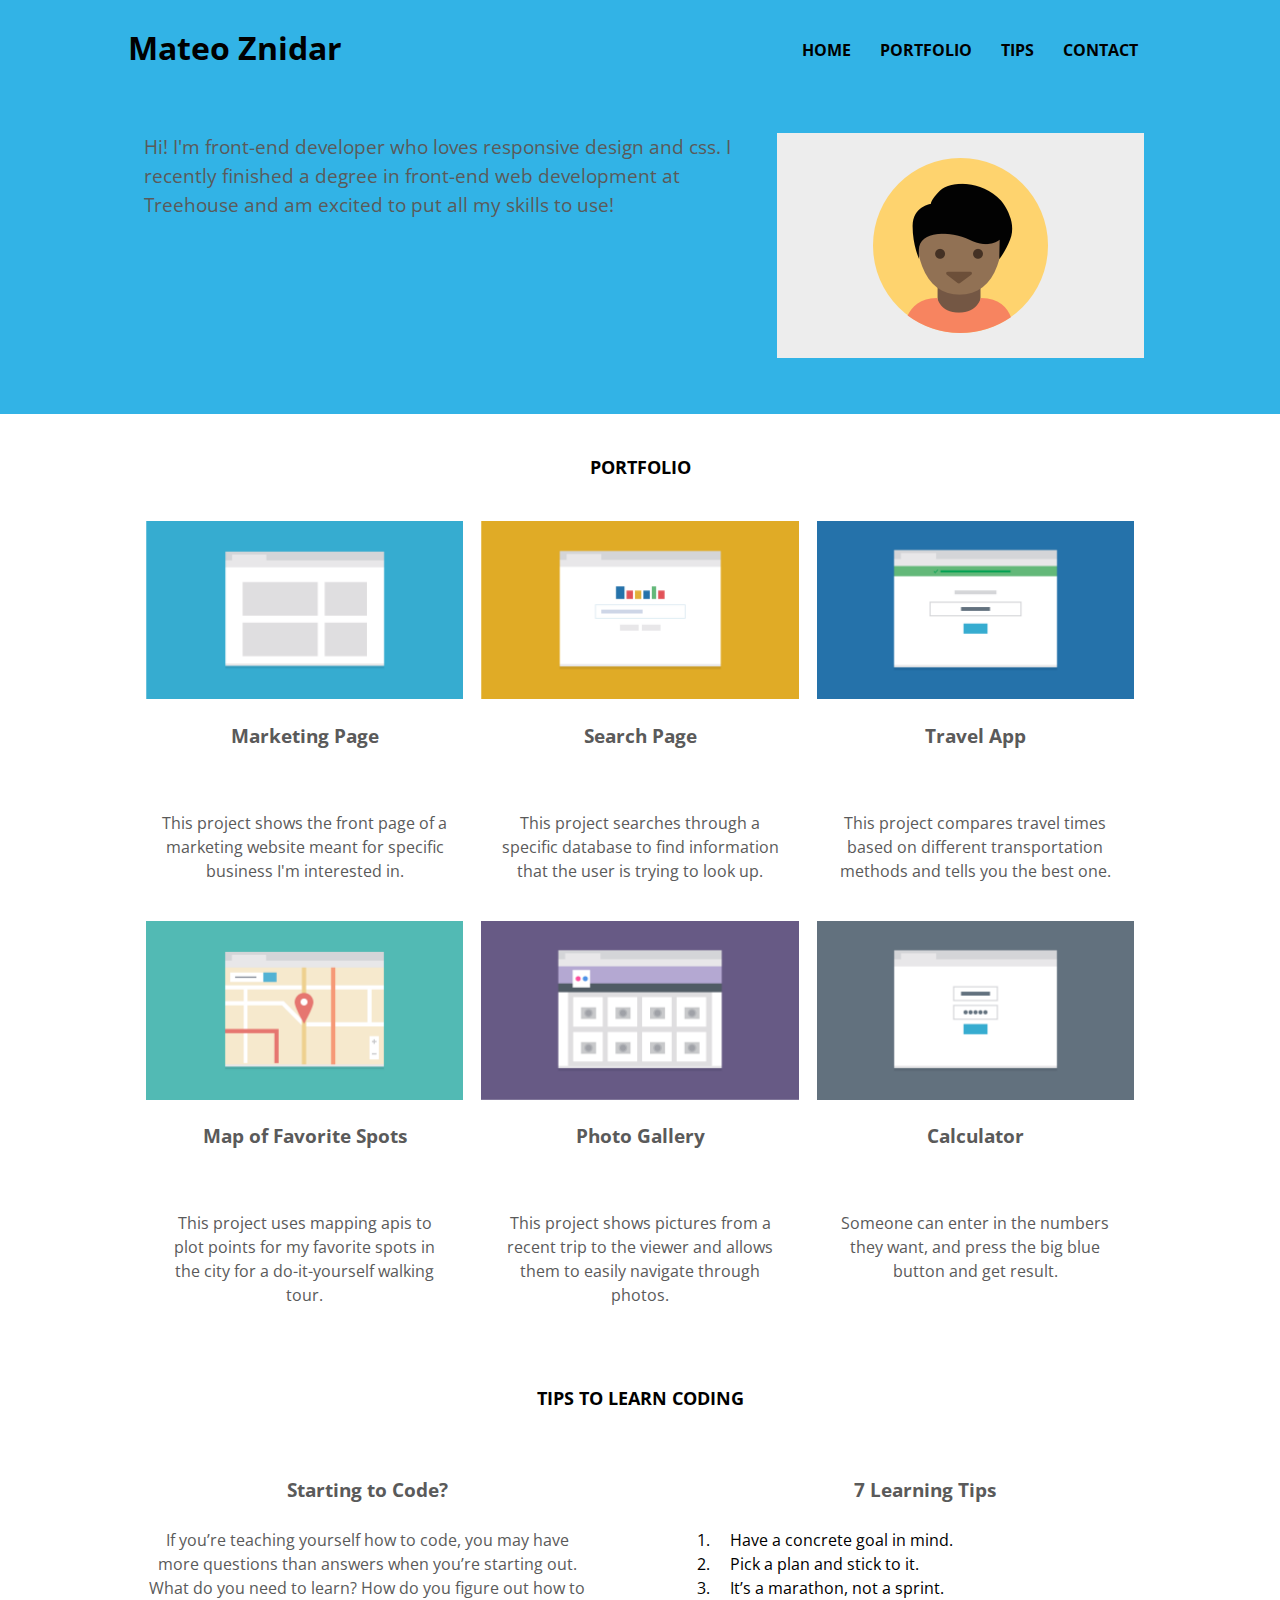
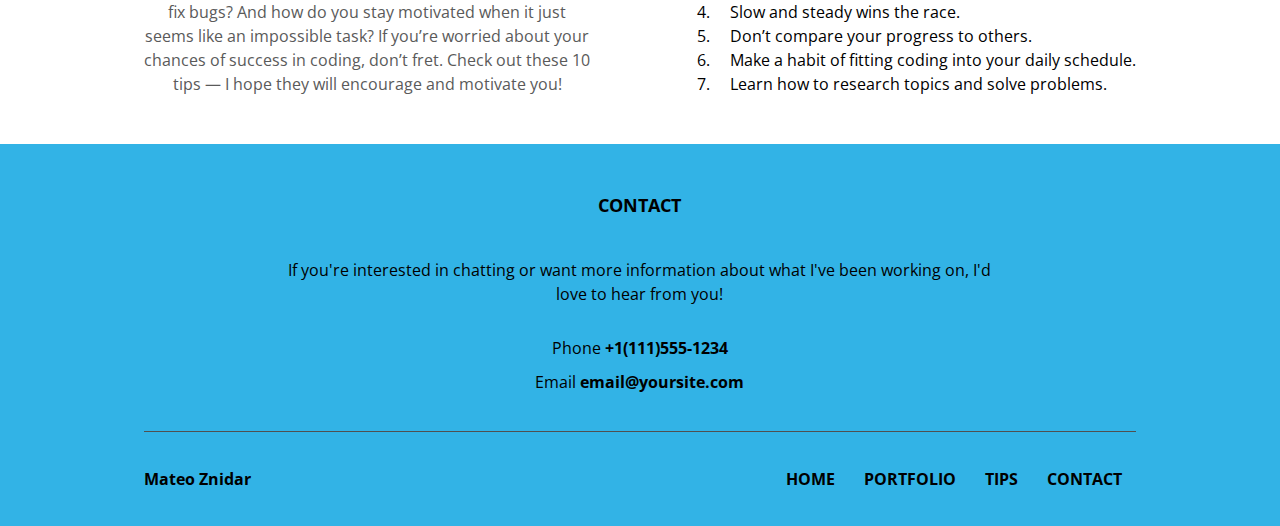
<file: projects/2 Responsive layout/index.html>
<!DOCTYPE html>
<html lang="en">
    <head>
        <meta charset="UTF-8">
        <meta name="viewport" content="width=device-width, initial-scale=1.0">
        <link rel="preconnect" href="https://fonts.gstatic.com">
        <link href="https://fonts.googleapis.com/css2?family=Open+Sans:wght@300;400;700;800&display=swap" rel="stylesheet">
        <title>Mateo Znidar | Portfolio</title>
        <link rel="stylesheet" href="css/normalize.css">
        <link rel="stylesheet" href="css/styles.css">
    </head>
    <body>
        <header>
            <div class="wrapper">
                <div class="nav_bar">
                    <h1>Mateo Znidar</h1>
                    <nav>
                        <ul>
                            <li><a href="#home">Home</a></li>
                            <li><a href="#portfolio">Portfolio</a></li>
                            <li><a href="#tips">Tips</a></li>
                            <li><a href="#contact">Contact</a></li>
                        </ul>
                    </nav>
                </div>
                <div class="intro" id="home">
                    <img class="intro_img" src="images/responsive-layout-profile.png" alt="portfolio profile picture">
                    <p class="intro_p">Hi! I'm front-end developer who loves responsive design and css. I recently finished a degree in front-end 
                        web development at Treehouse and am excited to put all my skills to use!</p>
                </div>
            </div>
        </header>
        <main>
            <div class="wrapper">
                <h2 id="portfolio">Portfolio</h2>
                <section class="flex_section">
                    <div class="col col1">
                        <img src="images/portfolio-1.png" alt="portfolio picture 1">
                        <h3>Marketing Page</h3>
                        <p>This project shows the front page of a marketing website meant for specific business I'm interested in.</p>
                    </div>
                    <div class="col col2">
                        <img src="images/portfolio-2.png" alt="portfolio picture 2">
                        <h3>Search Page</h3>
                        <p>This project searches through a specific database to find information that the user is trying to look up.</p>
                    </div>
                    <div class="col col3">
                        <img src="images/portfolio-3.png" alt="portfolio picture 3">
                        <h3>Travel App</h3>
                        <p>This project compares travel times based on different transportation methods and tells you the best one.</p>
                    </div>
                    <div class="col col4">
                        <img src="images/portfolio-4.png" alt="portfolio picture 4">
                        <h3>Map of Favorite Spots</h3>
                        <p>This project uses mapping apis to plot points for my favorite spots in the city for a do-it-yourself walking tour.</p>
                    </div>
                    <div class="col col5">
                        <img src="images/portfolio-5.png" alt="portfolio picture 5">
                        <h3>Photo Gallery</h3>
                        <p>This project shows pictures from a recent trip to the viewer and allows them to easily navigate through photos.</p>
                    </div>
                    <div class="col col6">
                        <img src="images/portfolio-6.png" alt="portfolio picture 6">
                        <h3>Calculator</h3>
                        <p>Someone can enter in the numbers they want, and press the big blue button and get result.</p>
                    </div>
                </section>
                <section class="extra_section" id="tips">
                    <h2>Tips to Learn Coding</h2>
                    <div class="extra_flex">
                        <div class="extra_col">
                            <h3>Starting to Code?</h3>
                            <p>If you’re teaching yourself how to code, you may have more questions than answers when you’re starting out.
                                What do you need to learn? How do you figure out how to fix bugs? And how do you stay motivated when it
                                just seems like an impossible task?
                                If you’re worried about your chances of success in coding, don’t fret. Check out these 10 tips — I hope they will 
                                encourage and motivate you!</p>
                        </div>
                        <div class="extra_col">
                            <h3>7 Learning Tips</h3>
                            <ol>
                                <li>Have a concrete goal in mind.</li>
                                <li>Pick a plan and stick to it.</li>
                                <li>It’s a marathon, not a sprint.</li>
                                <li>Slow and steady wins the race.</li>
                                <li>Don’t compare your progress to others.</li>
                                <li>Make a habit of fitting coding into your daily schedule.</li>
                                <li>Learn how to research topics and solve problems.</li>
                            </ol>
                        </div>
                    </div>
                
                
                </section>
            </div>
        </main>

        <footer>
            <div class="wrapper">
                <section class="contact_section">
                    <h2 id="contact">Contact</h2>
                    <p>If you're interested in chatting or want more information about what I've been working on, I'd love to hear from you!</p>
                    <ul>
                        <li>Phone <span>+1(111)555-1234</span></li>
                        <li>Email <span>email@yoursite.com</span></li>
                    </ul>
                </section>
                <section class="student_end">
                    <h4>Mateo Znidar</h4>
                    <a class="top" href="#">Back to top</a>
                    <nav class="end_nav">
                        <ul>
                            <li><a href="#home">Home</a></li>
                            <li><a href="#portfolio">Portfolio</a></li>
                            <li><a href="#tips">Tips</a></li>
                            <li><a href="#contact">Contact</a></li>
                        </ul>
                    </nav>
                </section>
            </div>
        </footer>
        
        
    </body>
</html>
</file>
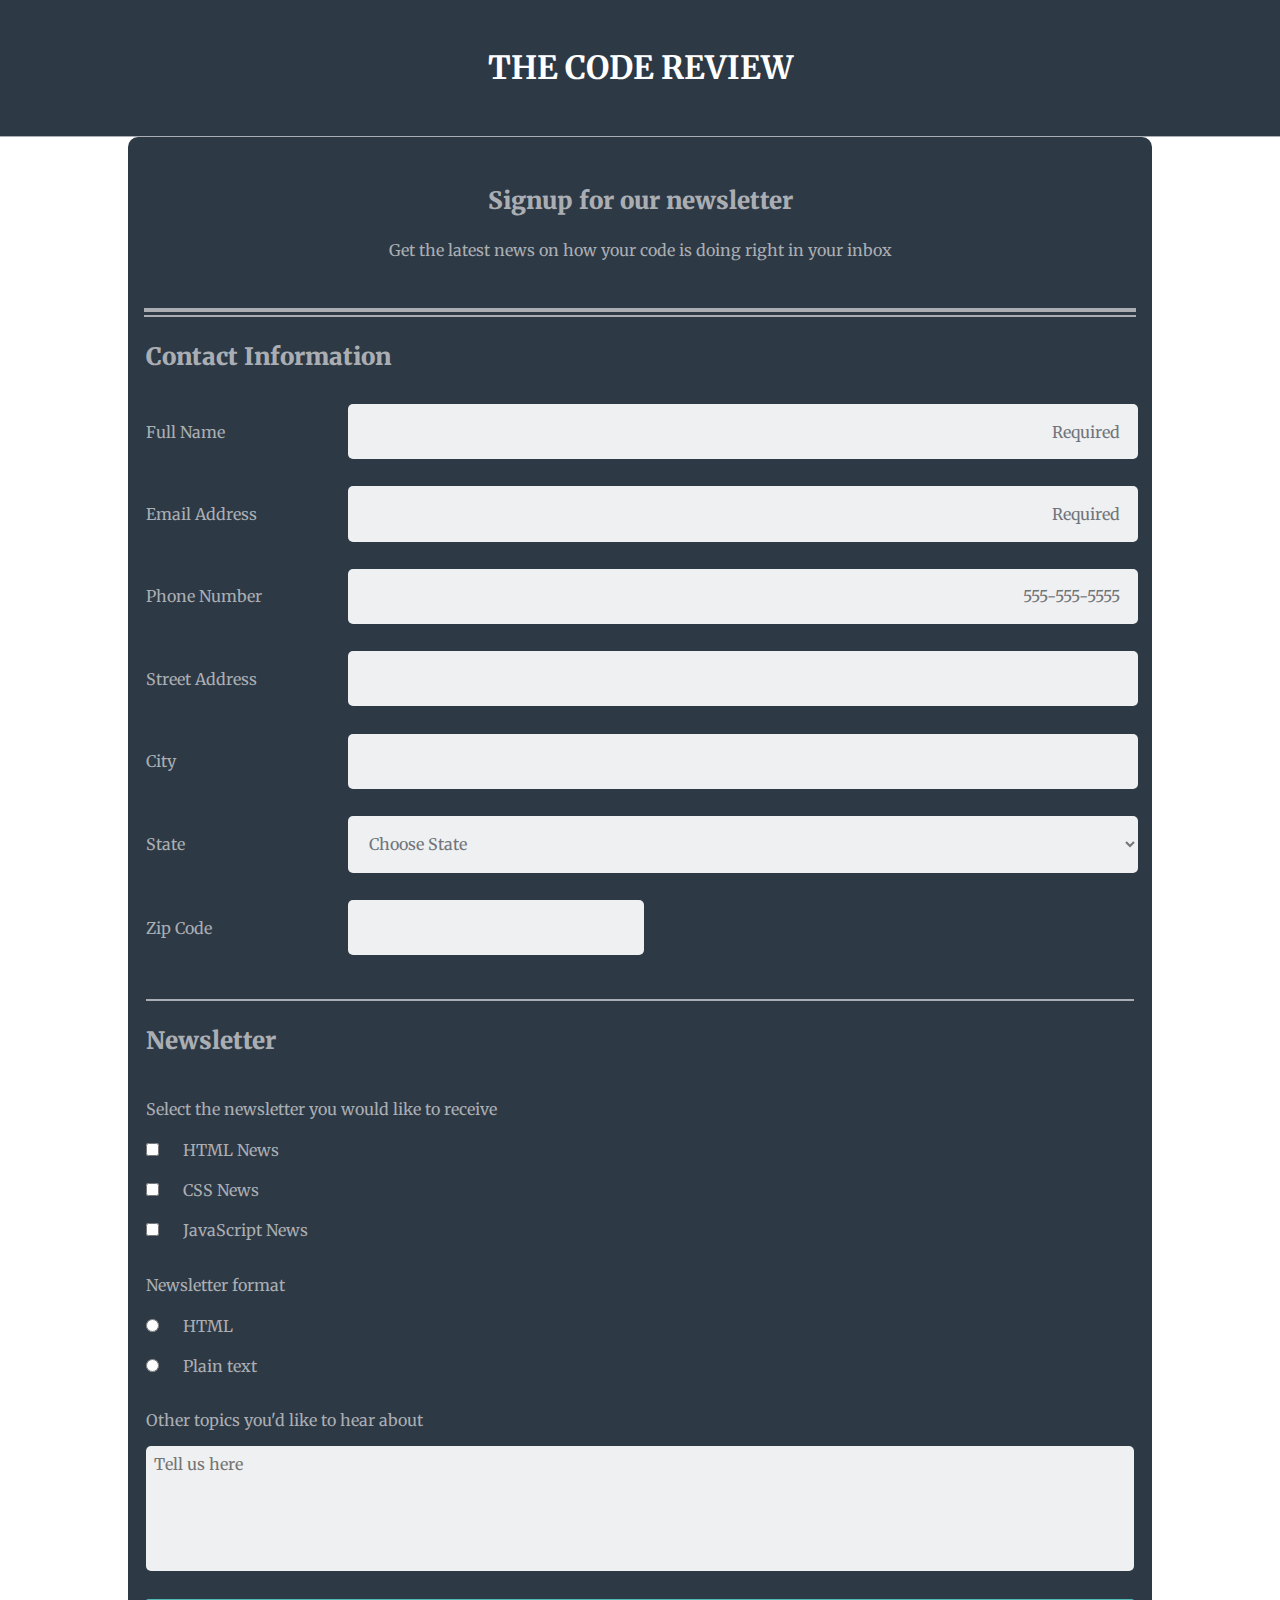
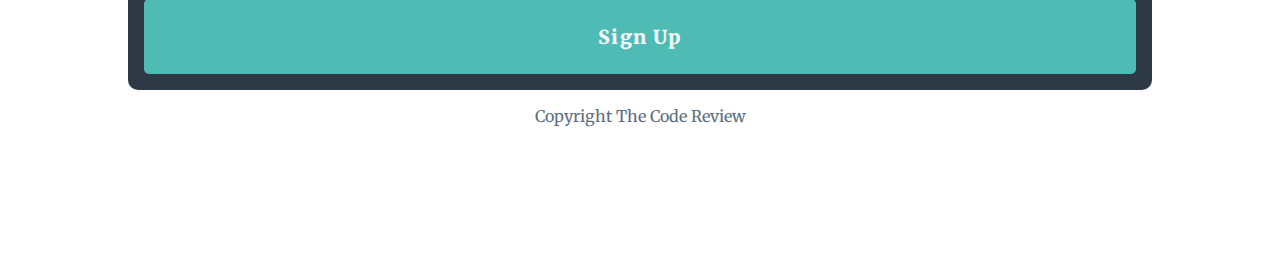
<file: projects/3 An Online Registration Form/index.html>
<!DOCTYPE html>
<html lang="en">
    <head>
        <meta charset="UTF-8">
        <meta name="viewport" content="width=device-width, initial-scale=1.0">
        <link rel="preconnect" href="https://fonts.gstatic.com">
        <link href="https://fonts.googleapis.com/css2?family=Merriweather:wght@400;700;900&display=swap" rel="stylesheet">
        <title>The Code Review</title>
        <link rel="stylesheet" href="css/normalize.css">
        <link rel="stylesheet" href="css/style.css">
    </head>
    <body>
        <header>
            <h1>The code review</h1>
        </header>
        <main>
        
            <section class="intro">
                <h2>Signup for our newsletter</h2>
                <p>Get the latest news on how your code is doing right in your inbox</p>
            </section>
            <form action="index.html" method="post">
                <fieldset class="contact">
                    <!-- contact info -->
                    <legend>Contact Information</legend>
                    <label for="name">Full Name</label>
                    <input required type="text" id="name" name="user_name" placeholder="Required">
                    <label for="mail">Email Address</label>
                    <input required type="email" id="mail" name="user_email" placeholder="Required">
                    <label for="phone">Phone Number</label>
                    <input type="tel" id="phone" name="user_phone" placeholder="555-555-5555">
                    <label for="address">Street Address</label>
                    <input type="text" id="address" name="user_address">
                    <label for="city">City</label>
                    <input type="text" id="city" name="user_city">
                    <label for="state">State</label>
                    <!-- select box -->
                    <select id="state" name="user_state">
                        <option value="" disabled selected hidden>Choose State</option>
                        <optgroup label="A">
                            <option value="alaska">Alaska</option>
                            <option value="arizona">Arizona</option>
                        </optgroup>
                        <optgroup label="C">
                            <option value="california">California</option>
                            <option value="colorado">Colorado</option>
                        </optgroup>
                        <optgroup label="F">
                            <option value="florida">Florida</option>
                        </optgroup>
                        <optgroup label="O">
                            <option value="ohio">Ohio</option>
                            <option value="oklahoma">Oklahoma</option>                        
                            <option value="oregon">Oregon</option>
                        </optgroup>
                    </select>
                    <!-- zip code  -->
                    <label for="zip">Zip Code</label>
                    <input type="text" id="zip" name="user_zip">
                </fieldset>
                <fieldset class="newsletter">
                    <legend>Newsletter</legend>
                    <!-- checkbox -->
                    <label class="news_label">Select the newsletter you would like to receive</label>
                    <input type="checkbox" id="html_news" value="news_html" name="user_subs">
                    <label class="radio_btn" for="html_news">HTML News</label><br>
                    <input type="checkbox" id="css_news" value="news_css" name="user_subs">
                    <label class="radio_btn" for="css_news">CSS News</label><br>
                    <input type="checkbox" id="javascript_news" value="news_javascript" name="user_subs">
                    <label class="radio_btn" for="javascript_news">JavaScript News</label>
                    <!-- radio btn -->
                    <label class="news_label">Newsletter format</label>
                    <input type="radio" id="html" value="html" name="user_format">
                    <label for="html" class="radio_btn">HTML</label><br>
                    <input type="radio" id="plain" value="plain" name="user_format">
                    <label for="plain" class="radio_btn">Plain text</label>
                    <!-- text area -->
                    <label for="topic" class="news_label">Other topics you'd like to hear about</label>
                    <textarea id="topic" name="user_topic" placeholder="Tell us here"></textarea>
                </fieldset>
                <button type="submit">Sign Up</button> 

            </form>
        
        </main>
        <footer>
            <p>Copyright The Code Review</p>
        </footer>
        
        
    </body>
</html>
</file>
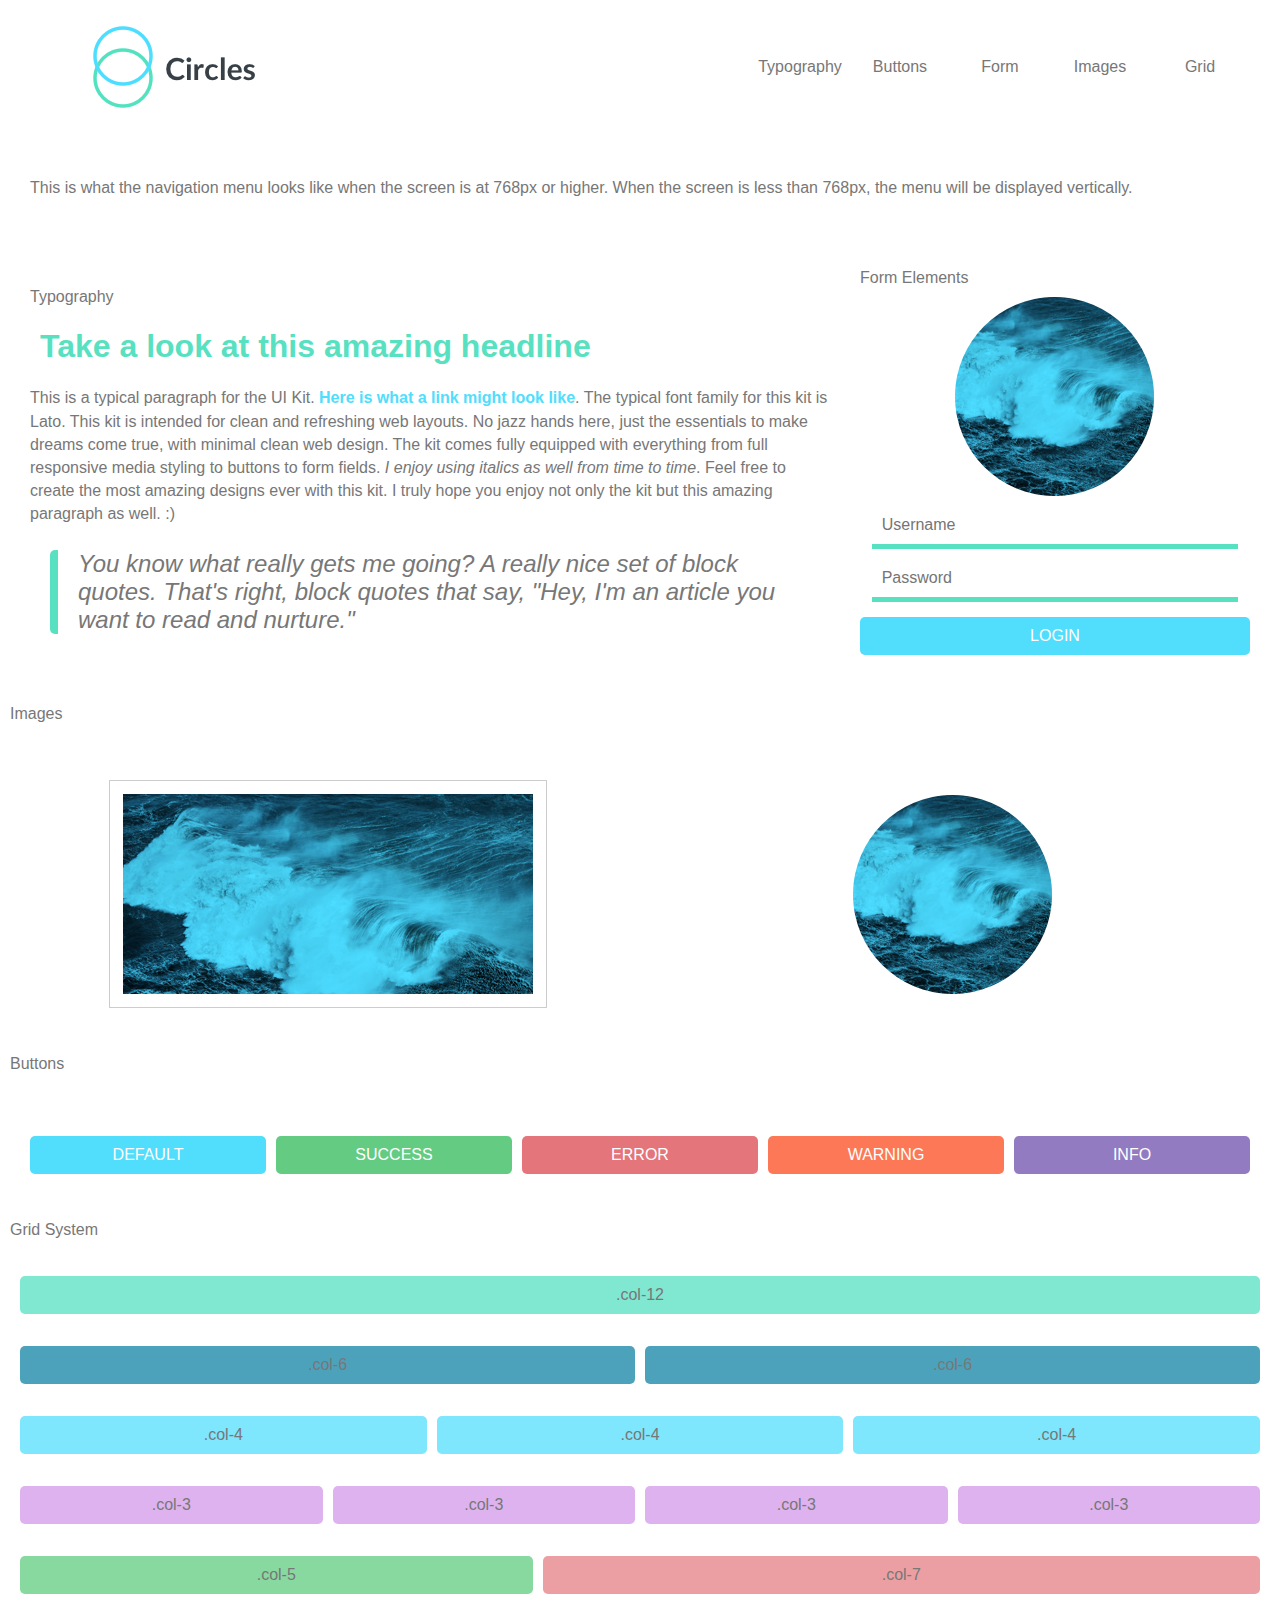
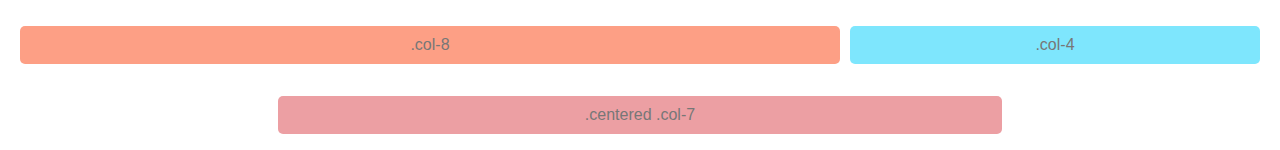
<file: projects/4 Web Style Guide/index.html>
<!doctype html>
<html lang="en">

<head>
  <meta charset="utf-8">
  <title>Circles UI Kit</title>
  <meta name="viewport" content="width=device-width, initial-scale=1">
  <link rel="stylesheet" href="css/styles.css">
</head>

<body class="container">
  <header class="row">
    <div class="col-3">
      <a class="link" href="/">
        <img class="img img-logo" alt="circles logo" src="images/logo.png">
      </a>
    </div>
    <div class="col-9">
      <nav class="nav">
        <a class="nav-link" href="#type">Typography</a>
        <a class="nav-link" href="#buttons">Buttons</a>
        <a class="nav-link" href="#forms">Form</a>
        <a class="nav-link" href="#images">Images</a>
        <a class="nav-link" href="#grid">Grid</a>
      </nav>
    </div>
  </header>

  <div class="row">
    <div class="col-12">
      <div class="card">
        <p>This is what the navigation menu looks like when the screen is at 768px or higher. When the screen is less
          than 768px,
          the menu will be displayed vertically.</p>
      </div>
    </div>
  </div>

  <div class="row">
    <div class="col-8">
      <div class="card">
        <h4 id="type" class="headline-secondary">Typography</h4>
        <h1 class="headline-primary">Take a look at this amazing headline</h1>
        <p>This is a typical paragraph for the UI Kit. <a href="#" class="link">Here is what a link might look like</a>.
          The
          typical font family for this kit is Lato. This kit is intended for clean and refreshing web layouts.
          No jazz hands here, just the essentials to make dreams come true, with minimal clean web design. The kit comes
          fully equipped with everything from full responsive media styling to buttons to form fields. <em>I enjoy using
            italics as well from time to time</em>.
          Feel free to create the most amazing designs ever with this kit. I truly hope you enjoy not only the kit but
          this
          amazing paragraph as well. :)</p>
        <blockquote class="blockquote">You know what really gets me going? A really nice set of block quotes. That's
          right, block quotes that say, "Hey,
          I'm an article you want to read and nurture."</blockquote>
      </div>
    </div>
    <div class="col-4">
      <form class="form">
        <legend id="forms" class="headline-secondary">Form Elements</legend>
        <img class="img-avatar" src="images/avatar.png" alt="Avatar">
        <label class="hidden" for="username">Username:</label>
        <input class="input" type="text" id="username" placeholder="Username">
        <label class="hidden" for="password">Password:</label>
        <input class="input" type="password" id="password" placeholder="Password">
        <button class="btn default" type="submit" value="Login">Login</button>
      </form>
    </div>
  </div>

  <h4 id="images" class="headline-secondary">Images</h4>

  <div class="row">
    <div class="col-6">
      <img class="img img-frame" src="images/image.png" alt="sample image">
    </div>
    <div class="col-6">
      <img class="img img-avatar" src="images/avatar.png" alt="Avatar">
    </div>
  </div>

  <h4 id="buttons" class="headline-secondary">Buttons</h4>

  <div class="row">
    <div class="col-12">
      <button class="btn default">default</button>
      <button class="btn success">success</button>
      <button class="btn error">error</button>
      <button class="btn warning">warning</button>
      <button class="btn info">info</button>
    </div>
  </div>

  <h4 id="grid" class="headline-secondary">Grid System</h4>

  <div class="row">
    <div class="col-12 theme">.col-12</div>
  </div>
  <div class="row">
    <div class="col-6 theme">.col-6</div>
    <div class="col-6 theme">.col-6</div>
  </div>
  <div class="row">
    <div class="col-4 theme">.col-4</div>
    <div class="col-4 theme">.col-4</div>
    <div class="col-4 theme">.col-4</div>
  </div>
  <div class="row">
    <div class="col-3 theme">.col-3</div>
    <div class="col-3 theme">.col-3</div>
    <div class="col-3 theme">.col-3</div>
    <div class="col-3 theme">.col-3</div>
  </div>
  <div class="row">
    <div class="col-5 theme">.col-5</div>
    <div class="col-7 theme">.col-7</div>
  </div>
  <div class="row">
    <div class="col-8 theme">.col-8</div>
    <div class="col-4 theme">.col-4</div>
  </div>
  <div class="row">
    <div class="col-7 theme centered">.centered .col-7</div>
  </div>

</body>

</html>
</file>
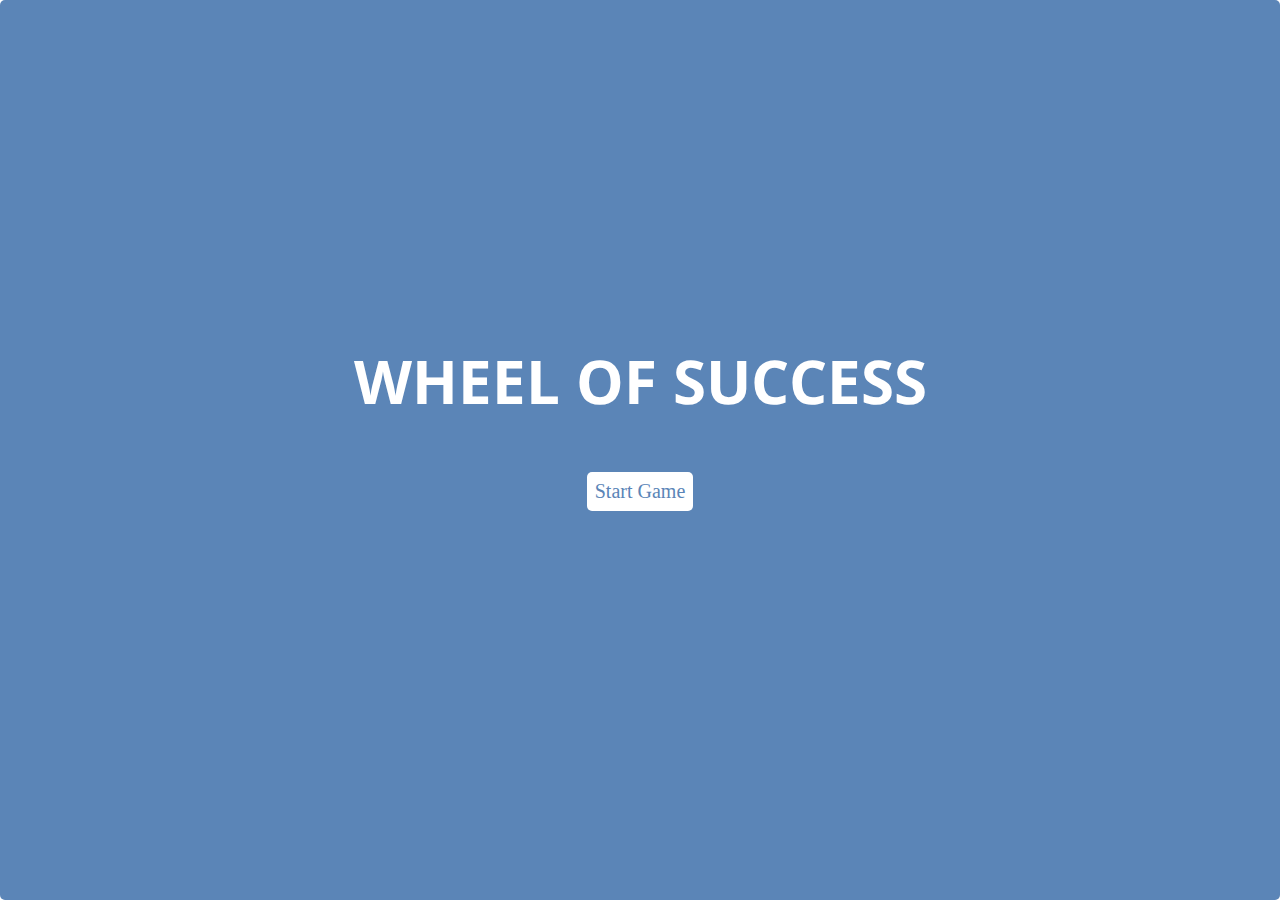
<file: projects/6 Game Show App/index.html>
<!DOCTYPE html>
<html lang="en">
  <head>
    <meta charset="utf-8">
    <title>Wheel of Success!</title>
    <meta name="viewport" content="width=device-width, initial-scale=1.0">
    <link href="css/styles.css" rel="stylesheet">
  </head>
  <body>
    <div class="main-container">
      <div id="overlay" class="start">
        <h2 class="title">Wheel of Success</h2>
        <a class="btn__reset">Start Game</a>
      </div>

      <div id="banner" class="section">
        <h2 class="header">Wheel of Success</h2>
      </div>

      <div id="phrase" class="section">
        <ul></ul>
      </div>
      <div id="qwerty" class="section">
        <div class="keyrow">
          <button>q</button><button>w</button><button>e</button><button>r</button><button>t</button><button>y</button><button>u</button><button>i</button><button>o</button><button>p</button>
        </div>
        <div class="keyrow">
          <button>a</button><button>s</button><button>d</button><button>f</button><button>g</button><button>h</button><button>j</button><button>k</button><button>l</button>
        </div>
        <div class="keyrow">
          <button>z</button><button>x</button><button>c</button><button>v</button><button>b</button><button>n</button><button>m</button>
        </div>
      </div>

      <div id="scoreboard" class="section">
        <ol>
          <li class="tries"><img src="images/liveHeart.png" height="35px" width="30px"></li>
          <li class="tries"><img src="images/liveHeart.png" height="35px" width="30px"></li>
          <li class="tries"><img src="images/liveHeart.png" height="35px" width="30px"></li>
          <li class="tries"><img src="images/liveHeart.png" height="35px" width="30px"></li>
          <li class="tries"><img src="images/liveHeart.png" height="35px" width="30px"></li>
        </ol>
      </div>
    </div>
    <script type="text/javascript" src="js/app.js"></script>
  </body>
</html>
</file>
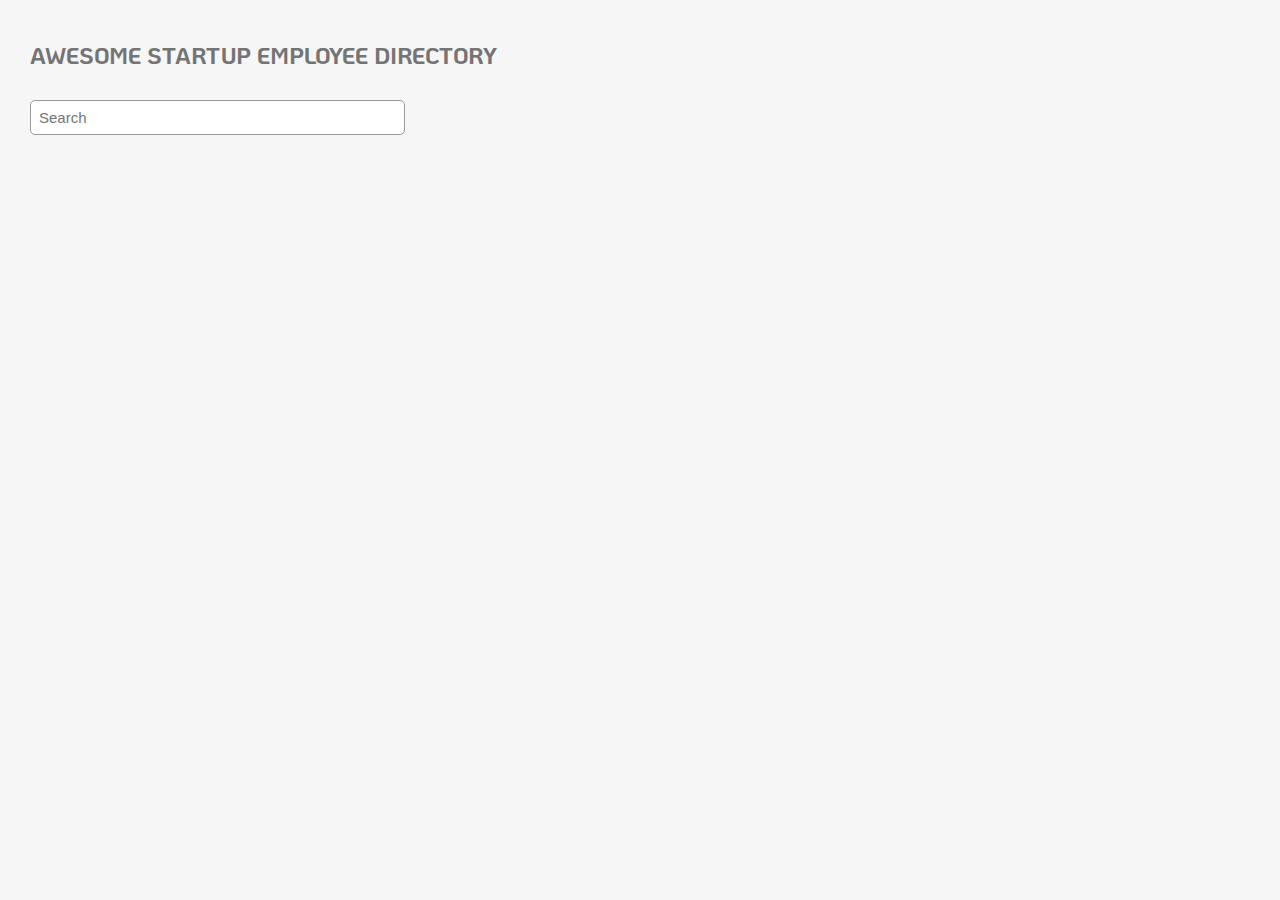
<file: projects/8 Use an API to Create an Employee Directory/index.html>
<!DOCTYPE html>
<html lang="en">
    <head>
        <meta charset="UTF-8">
        <meta http-equiv="X-UA-Compatible" content="IE=edge">
        <meta name="viewport" content="width=device-width, initial-scale=1.0">
        <link rel="preconnect" href="https://fonts.gstatic.com">
        <link href="https://fonts.googleapis.com/css2?family=KoHo:wght@200;300;400;600&display=swap" rel="stylesheet">
        <link rel="stylesheet" href="css/style.css">
        <title>Employee Directory</title>
    </head>
    <body>
        <main>
            <div class="overlay hide">
               <div class="modal">
                    <button class="btn_close">X</button>
                    <button class="btn_prev">&lt;</button>
                    <button class="btn_next">></button>
                <div class="modal_content">
                </div>
            </div>
            </div>
            <h1>Awesome startup employee directory</h1>
            <input type="text" id="search" placeholder="Search">
            <div class="gallery">
            </div> 
        </main>
    <script src="js/app.js"></script>
    </body>
</html>
</file>
<file: projects/2 Responsive layout/css/styles.css>
* {
    margin: 0;
    padding: 0;
    box-sizing: border-box;
    font-family: 'Open Sans', sans-serif;
    text-align: center;
    line-height: 1.5;
    
    
}

/*background change for exceed expectations */

header {
    padding: 1.5rem 0.5rem;
    background: rgb(50, 179, 230);
    
}

h1 {
    margin-top: 0;
    font-weight: 700;
    
}

nav a {
    display: inline-block;
    text-decoration: none;
    text-transform: uppercase;
    color: black;
    background: rgb(122, 205, 238);
    width: 100%;
    padding: 0.5rem;
    margin: 0.2rem auto;
    font-weight: bold;
}

.intro {
    margin-top: 2.5rem;
    padding-bottom: 1rem;
}

.intro img {
    width: 75vw;
    padding-bottom: 1rem;
}

h2 {
    margin: 2.5rem auto;
    text-transform: uppercase;
    font-size: 1.1rem;
    font-weight: bold;
}

.flex_section h3, .flex_section p {
    margin: 1.4rem auto;
    
}

.flex_section img {
    width: 90vw;
}

.flex_section p {
    padding: 1rem;
}

/* color change for exceed expectations */

h3, p {
    color: rgb(90, 90, 90);
    
}

.extra_section {
    padding: 0 1rem;
    margin-bottom: 3rem;
}

.extra_flex h3 {
    padding: 1.5rem 1rem;
}

footer {
    background: rgb(50, 179, 230);
    padding-top: 0.5rem;
    
}

.contact_section p {
    padding-bottom: 25px;
    color: black;
}
.contact_section li {
    padding: 5px;
}

span {
    font-weight: bold;
}

.student_end {
    display: flex;
    justify-content: space-between;
    margin: 2rem 1rem 0;
    padding: 1.3rem 0;
    
    border-top: 1px solid rgb(80, 80, 80);
}

.student_end a {
    text-transform: uppercase;
    color: black;
    text-decoration: none;
    font-weight: bold;
}

footer .end_nav {
    display: none;
}


@media (min-width: 768px) {
    .nav_bar, .intro, nav ul {
        display: flex;
    }

    .nav_bar {
        flex-direction: column;
    }

    nav ul {
        flex-direction: row;
        justify-content: center;
    
    }

    nav li {
        margin: 0.2rem 0.4rem 0.2rem;
    }

    

   .intro_img {
       max-width: 40%;
       order: 2;
       margin-left: 1rem;
       padding-right: 0.5rem;
       

       
   }

   .intro_p {
       font-size: 1.2rem;
       flex-grow: 2;
       text-align: left;
       padding-left: 1rem;
   }

   .flex_section {
       display: flex;
       flex-wrap: wrap;
       justify-content: space-evenly;
       

   }

    .flex_section .col {
       max-width: 48%;
       
   }
   .flex_section img {
       width: 100%;
       
   }

   .col {
       display: flex;
       flex-direction: column;  
   }

   .extra_flex {
       display: flex;
       flex-direction: row;
       flex-wrap: wrap;
       justify-content: space-between;
       
   }
   .extra_col {
    max-width: 45%;
   }

   .extra_col li {
       list-style-type: decimal;
       text-align: left;
       padding-left: 1rem;
   }

   footer .contact_section {
       display: inline-block;
       max-width: 70%;
   }

   footer .student_end {
       align-items: center;
   }

   footer .top {
       display: none;
   }

   footer .end_nav {
       display: flex;
   }

}

@media (min-width: 1024px) {
    .wrapper {
        max-width: 1024px;
        margin: auto;
    }


    .nav_bar {
        flex-direction: row;
        justify-content: space-between;
    }

    .flex_section .col {
        max-width: 31%;
    }

    nav a {
        background: rgb(50, 179, 230);
    }
    
    nav a:hover {
        color: rgb(122, 205, 238);
    }
}
</file>
<file: projects/3 An Online Registration Form/css/style.css>
* {
    margin: 0;
    padding: 0;
    box-sizing: border-box;
    font-family: 'Merriweather', serif;
    color: #2d3945;
}


header {
    text-transform: uppercase;
    text-align: center;
    background-color: #2d3945;
    padding: 3rem 0;    
    border-bottom: 1px solid #aaaeb3;
}

header h1 {
    margin: 0;
    color: white;
    font-weight: 700;
}

.intro {
    text-align: center;
    padding: 1.5rem 0;
    border-bottom: #aaaeb3 4px solid;
    margin: 0 1rem;
}

.intro h2 {
    padding: 1.5rem 0;   
    font-weight: 900; 
    color: #aaaeb3;
}

.intro p {
    padding-bottom: 1.5rem;
    color: #aaaeb3;
}

main {
    background: #2d3945;
    border-radius: 10px;
}

form {
    border-top: #aaaeb3 2px solid;
    margin: 3px 1rem 0;
    
    
}

fieldset {
    border: none;
    padding: 1.5rem 0;
}

fieldset legend {
    padding-top: 1.5rem;
    font-weight: 900;
    font-size: 1.5rem;
    color: #aaaeb3;
}

.contact {
    border-bottom: 2px solid #aaaeb3; 
}

.contact > * {
    display: block;
}

input, select {
    padding: 1.1rem;
    margin: 0.5rem auto 1.2rem;
    border-radius: 5px;
    border: none;
    background: #eff0f1;
}

.contact > input, .contact > select, textarea {
    width: 100%;
}

#zip {
    max-width: 50%;
    margin-left: 0;
}

input::placeholder {
    text-align: right;
    color: #71767c;
}

input:focus::placeholder {
    color: #aaaeb3;
  }

select:first-of-type {
    color: #71767c;
  }

input, select, textarea {
    transition-property: background, box-shadow, color, outline, border-radius;
    transition-duration: 0.5s;
}

input:focus, textarea:focus, select:focus {
    box-shadow: inset 0 0 0 2px #aaaeb3;
    background: #2d3945; 
    color: #aaaeb3;
    outline: none;
    border-radius: 5px;
    
    
}



select option {
    color: #aaaeb3;
}

.news_label {
    display: block;
    margin-bottom: 1rem;
    margin-top: 1.2rem;
}

label {
    color: #aaaeb3;
}

textarea {
    width: 100%;
    height: 125px;
    padding: 0.5rem;
    background: #eff0f1;
    border: none;
    border-radius: 5px;
    resize: none;
}

button {
    display: inline-block;
    width: 100%;
    height: 75px;
    border-radius: 5px;
    background: #4ebbb5;
    border: none;
    margin-bottom: 1rem;
    color: whitesmoke;
    font-weight: 900;
    font-size: 1.2rem;
    letter-spacing: 1.2px;
}

.radio_btn {
    padding-left: 20px;
}

footer {
    margin: 1rem auto 150px;
    text-align: center;
    
}

footer p {
    color: #5d6e7f;
}





@media (min-width: 768px) {
    main {
        width: 80%;
        margin: auto;
        max-width: 1024px;
    }

    .contact label, .contact input, .contact select {
        display: inline-block;
        
    }

    .contact label {
        width: 20%;
    }

    .contact input, .contact select {
        width: 80%;
        margin-right: -4px;
        
        
        
    }

    #zip {
        width: 30%;
    }

}
</file>
<file: projects/6 Game Show App/css/styles.css>
/* Main styles */
@import url('https://fonts.googleapis.com/css?family=Open+Sans:400,700&Roboto:300');

/* Variables */

:root {
  --color-win: #78CF82;
  --color-lose: #D94545;
  --color-start: #5b85b7;
  --color-neutral: #445069;
  --color-neutral-light: #D2D2D2;
  --color-keys: #37474F;
  --color-keys-light: #E5E5E5;
  --font-size-large: 60px;
  --font-size-medium: 20px;
  --transition: all .2s ease-in-out;
}

/* main */

* {
  box-sizing: border-box;
}

body {
  justify-content: space-evenly;
  flex-direction: column;
  display: flex;
  height: 100vh;
}

li, ol, ul {
  padding: 0;
  display: inline-block;
}

h2 {
  margin: 0;
  text-transform: uppercase;
  font-family: 'Open Sans', sans-serif;
  font-size: var(--font-size-large);
  margin: 0;
}

button {
  margin: 6px;
  border: 1px solid transparent;
  padding: .5rem 1rem;
  color: var(--color-keys);
  font-size: var(--font-size-medium);
  background-color: var(--color-keys-light);
  border-radius: 5px;
  -webkit-transition: var(--transition);
  -o-transition: var(--transition);
  transition: var(--transition);
}

.main-container {
  display: flex;
  flex-direction: column;
  justify-content: space-around;
  height: 100%;
  max-height: 900px;
  text-align: center;
}

.section {
  width: 100%;
  padding: 10px;
}

/* Title */

.header {
  color: var(--color-start);
}

/* Phrase */

.letter {
  font-size: var(--font-size-medium);
  height: 65px;
  width: 65px;
  padding: 20px 1px 0 1px;
  margin-right: 2px;
  color: transparent;
  background: var(--color-neutral-light);
  border-radius: 5px;
}

.space {
  width: 15px;
}

.show {
  color: #000;
  background-color: #76CE82;
}

/* Keyboard */

.keyrow {
  display: flex;
  justify-content: center;
}

.chosen {
  background: var(--color-neutral);
  border-radius: 5px;
  font-size: var(--font-size-medium);
  color: #FFFFFF;
}

.btn__reset {
  padding: 8px;
  margin: 50px auto;
  background: #FFFFFF;
  border-radius: 5px;
  font-size: var(--font-size-medium);
  transition: background 0.5s;
}

.btn__reset:hover {
  background: #5b85b7;
  box-shadow: 0 0 0 1px #fff;
  color: #fff;
  cursor: pointer;
}

/* Overlay */

#overlay {
  display: flex;
  flex-direction: column;
  position: fixed;
  color: #FFFFFF;
  justify-content: center;
  top: 0;
  bottom: 0;
  left: 0;
  right: 0;
  border-radius: 5px;
}

.title {
  color: #FFF;
}

.start {
  background-color: var(--color-start);
}

.start a {
  color: #5b85b7;
}

.win {
  background-color: var(--color-win);
}

.win a {
  color: var(--color-win);
}


.lose {
  background-color: var(--color-lose);
}

.lose a {
  color: var(--color-lose);
}
</file>
<file: projects/8 Use an API to Create an Employee Directory/css/style.css>
* {
    margin: 0;
    padding: 0;
    box-sizing: border-box;
    font-size: 10px;
}

html {
    background: rgb(246, 246, 246);
    font-family: 'KoHo', "verdana", sans-serif;
    height: 100vh;
}

main {
    margin: auto;
    max-width: 1250px;
    text-align: left;
}

h1 {
    margin: 4rem 1.5rem 3rem;
    color: rgb(116, 116, 116);
    text-transform: uppercase;
    font-size: 2.3rem;
    max-height: 15vh;
}

#search {
    width: 30%;
    margin: 0 1.5rem 2rem;
    padding: 8px;
    border-radius: 5px;
    border: 1px solid #999;
    font-size: 1.5rem;
}

.gallery {
    margin-left: 1.5rem;
    margin-right: 1.5rem;
    padding-bottom: 2rem;
    display: grid;
    grid-template-columns: repeat( auto-fill, minmax(150px, 380px) );
    grid-template-rows: repeat( auto-fill, 1fr);
    justify-content: space-between;
    row-gap: 2.5rem;
}

.card {
    display: flex;
    border: 1px solid #999;
    background: rgb(255, 255, 255);
    border-radius: 8px;
    height: 150px;
    justify-content: left;
    align-items: center;
    cursor: pointer;
}

.card img {
    width: 110px;
    height: 110px;
    border-radius: 50%;
    margin-left: 2rem;
    margin-right: 2rem;
}

h3 {
    font-size: 23px;
    font-weight: 700;
    color: rgb(66, 66, 66);
}

.card p {
    font-size: 16px;
    color: rgb(119, 119, 119);
}


.show-more {
    display: none;
}

.overlay {
    position: absolute;
    top: 0;
    left: 0;
    right: 0;
    bottom: 0;
    background: rgba(0, 0, 0, 0.4);
    height: 100%;
  }

.hide {
    display: none;
}

.modal {
    width: 400px;
    background: #fff;
    margin: 15% auto 0;
    height: 420px;
}

.btn_close {
    position: relative;
    left: 375px;
    top: 6px;
    padding: 2px 3px;
    font-weight: bold;
    cursor: pointer;
}

.btn_prev {
    position: relative;
    right: 10px;
    top: 200px;
    padding: 0 4px;
    font-size: 1.6rem;
    z-index: 2;
    cursor: pointer;
}

.btn_next {
    position: relative;
    left: 325px;
    top: 200px;
    padding: 0 4px;
    font-size: 1.6rem;
    z-index: 2;
    cursor: pointer;
}

.modal {
    border-radius: 5px;
    border: 1px solid rgb(109, 109, 109);
}

.modal_content{
    width: 90%;
    /* background: red; */
    margin: auto;
    height: 90%;
    position: relative;
    top: 0;
    text-align: center;
}

.info img {
    border-radius: 50%;
    margin: 1rem auto 1rem;
}

.info h3 {
    font-size: 25px;
}

.info p {
    margin-top: 1rem;
    font-size: 14px;
    color: rgb(119, 119, 119);
}

.city {
    border-bottom: 1px solid #999;
    padding-bottom: 2.5rem;
    margin-bottom: 2.5rem;
}

@media (min-width: 768px) {
    .gallery {
        row-gap: 3.5rem;
        min-height: 75vh;
    }
}
</file>
<file: projects/4 Web Style Guide/css/styles.css>
/*! normalize.css v3.0.2 | MIT License | git.io/normalize */
/**
 * 1. Set default font family to sans-serif.
 * 2. Prevent iOS text size adjust after orientation change, without disabling
 *    user zoom.
 */
html {
  font-family: sans-serif;
  /* 1 */
  -ms-text-size-adjust: 100%;
  /* 2 */
  -webkit-text-size-adjust: 100%;
  /* 2 */
}

/**
 * Remove default margin.
 */
body {
  margin: 0;
}

/* HTML5 display definitions
   ========================================================================== */
/**
 * Correct `block` display not defined for any HTML5 element in IE 8/9.
 * Correct `block` display not defined for `details` or `summary` in IE 10/11
 * and Firefox.
 * Correct `block` display not defined for `main` in IE 11.
 */
article,
aside,
details,
figcaption,
figure,
footer,
header,
hgroup,
main,
menu,
nav,
section,
summary {
  display: block;
}

/**
 * 1. Correct `inline-block` display not defined in IE 8/9.
 * 2. Normalize vertical alignment of `progress` in Chrome, Firefox, and Opera.
 */
audio,
canvas,
progress,
video {
  display: inline-block;
  /* 1 */
  vertical-align: baseline;
  /* 2 */
}

/**
 * Prevent modern browsers from displaying `audio` without controls.
 * Remove excess height in iOS 5 devices.
 */
audio:not([controls]) {
  display: none;
  height: 0;
}

/**
 * Address `[hidden]` styling not present in IE 8/9/10.
 * Hide the `template` element in IE 8/9/11, Safari, and Firefox < 22.
 */
[hidden],
template {
  display: none;
}

/* Links
   ========================================================================== */
/**
 * Remove the gray background color from active links in IE 10.
 */
a {
  background-color: transparent;
}

/**
 * Improve readability when focused and also mouse hovered in all browsers.
 */
a:active,
a:hover {
  outline: 0;
}

/* Text-level semantics
   ========================================================================== */
/**
 * Address styling not present in IE 8/9/10/11, Safari, and Chrome.
 */
abbr[title] {
  border-bottom: 1px dotted;
}

/**
 * Address style set to `bolder` in Firefox 4+, Safari, and Chrome.
 */
b,
strong {
  font-weight: bold;
}

/**
 * Address styling not present in Safari and Chrome.
 */
dfn {
  font-style: italic;
}

/**
 * Address variable `h1` font-size and margin within `section` and `article`
 * contexts in Firefox 4+, Safari, and Chrome.
 */
h1 {
  font-size: 2em;
  margin: 0.67em 0;
}

/**
 * Address styling not present in IE 8/9.
 */
mark {
  background: #ff0;
  color: #000;
}

/**
 * Address inconsistent and variable font size in all browsers.
 */
small {
  font-size: 80%;
}

/**
 * Prevent `sub` and `sup` affecting `line-height` in all browsers.
 */
sub,
sup {
  font-size: 75%;
  line-height: 0;
  position: relative;
  vertical-align: baseline;
}

sup {
  top: -0.5em;
}

sub {
  bottom: -0.25em;
}

/* Embedded content
   ========================================================================== */
/**
 * Remove border when inside `a` element in IE 8/9/10.
 */
img {
  border: 0;
}

/**
 * Correct overflow not hidden in IE 9/10/11.
 */
svg:not(:root) {
  overflow: hidden;
}

/* Grouping content
   ========================================================================== */
/**
 * Address margin not present in IE 8/9 and Safari.
 */
figure {
  margin: 1em 40px;
}

/**
 * Address differences between Firefox and other browsers.
 */
hr {
  -moz-box-sizing: content-box;
  box-sizing: content-box;
  height: 0;
}

/**
 * Contain overflow in all browsers.
 */
pre {
  overflow: auto;
}

/**
 * Address odd `em`-unit font size rendering in all browsers.
 */
code,
kbd,
pre,
samp {
  font-family: monospace, monospace;
  font-size: 1em;
}

/* Forms
   ========================================================================== */
/**
 * Known limitation: by default, Chrome and Safari on OS X allow very limited
 * styling of `select`, unless a `border` property is set.
 */
/**
 * 1. Correct color not being inherited.
 *    Known issue: affects color of disabled elements.
 * 2. Correct font properties not being inherited.
 * 3. Address margins set differently in Firefox 4+, Safari, and Chrome.
 */
button,
input,
optgroup,
select,
textarea {
  color: inherit;
  /* 1 */
  font: inherit;
  /* 2 */
  margin: 0;
  /* 3 */
}

/**
 * Address `overflow` set to `hidden` in IE 8/9/10/11.
 */
button {
  overflow: visible;
}

/**
 * Address inconsistent `text-transform` inheritance for `button` and `select`.
 * All other form control elements do not inherit `text-transform` values.
 * Correct `button` style inheritance in Firefox, IE 8/9/10/11, and Opera.
 * Correct `select` style inheritance in Firefox.
 */
button,
select {
  text-transform: none;
}

/**
 * 1. Avoid the WebKit bug in Android 4.0.* where (2) destroys native `audio`
 *    and `video` controls.
 * 2. Correct inability to style clickable `input` types in iOS.
 * 3. Improve usability and consistency of cursor style between image-type
 *    `input` and others.
 */
button,
html input[type=button],
input[type=reset],
input[type=submit] {
  -webkit-appearance: button;
  /* 2 */
  cursor: pointer;
  /* 3 */
}

/**
 * Re-set default cursor for disabled elements.
 */
button[disabled],
html input[disabled] {
  cursor: default;
}

/**
 * Remove inner padding and border in Firefox 4+.
 */
button::-moz-focus-inner,
input::-moz-focus-inner {
  border: 0;
  padding: 0;
}

/**
 * Address Firefox 4+ setting `line-height` on `input` using `!important` in
 * the UA stylesheet.
 */
input {
  line-height: normal;
}

/**
 * It's recommended that you don't attempt to style these elements.
 * Firefox's implementation doesn't respect box-sizing, padding, or width.
 *
 * 1. Address box sizing set to `content-box` in IE 8/9/10.
 * 2. Remove excess padding in IE 8/9/10.
 */
input[type=checkbox],
input[type=radio] {
  box-sizing: border-box;
  /* 1 */
  padding: 0;
  /* 2 */
}

/**
 * Fix the cursor style for Chrome's increment/decrement buttons. For certain
 * `font-size` values of the `input`, it causes the cursor style of the
 * decrement button to change from `default` to `text`.
 */
input[type=number]::-webkit-inner-spin-button,
input[type=number]::-webkit-outer-spin-button {
  height: auto;
}

/**
 * 1. Address `appearance` set to `searchfield` in Safari and Chrome.
 * 2. Address `box-sizing` set to `border-box` in Safari and Chrome
 *    (include `-moz` to future-proof).
 */
input[type=search] {
  -webkit-appearance: textfield;
  /* 1 */
  -moz-box-sizing: content-box;
  -webkit-box-sizing: content-box;
  /* 2 */
  box-sizing: content-box;
}

/**
 * Remove inner padding and search cancel button in Safari and Chrome on OS X.
 * Safari (but not Chrome) clips the cancel button when the search input has
 * padding (and `textfield` appearance).
 */
input[type=search]::-webkit-search-cancel-button,
input[type=search]::-webkit-search-decoration {
  -webkit-appearance: none;
}

/**
 * Define consistent border, margin, and padding.
 */
fieldset {
  border: 1px solid #c0c0c0;
  margin: 0 2px;
  padding: 0.35em 0.625em 0.75em;
}

/**
 * 1. Correct `color` not being inherited in IE 8/9/10/11.
 * 2. Remove padding so people aren't caught out if they zero out fieldsets.
 */
legend {
  border: 0;
  /* 1 */
  padding: 0;
  /* 2 */
}

/**
 * Remove default vertical scrollbar in IE 8/9/10/11.
 */
textarea {
  overflow: auto;
}

/**
 * Don't inherit the `font-weight` (applied by a rule above).
 * NOTE: the default cannot safely be changed in Chrome and Safari on OS X.
 */
optgroup {
  font-weight: bold;
}

/* Tables
   ========================================================================== */
/**
 * Remove most spacing between table cells.
 */
table {
  border-collapse: collapse;
  border-spacing: 0;
}

td,
th {
  padding: 0;
}

/* Lists
   ========================================================================== */
/**
 * Remove default list styles, margins and padding.
 */
ol,
ul {
  margin: 0;
  padding: 0;
  list-style: none;
}

/* ============================================= */
/*              Base styles                      */
/* ============================================= */
* {
  font-family: "Lato", sans-serif;
  color: #777;
  box-sizing: border-box;
}

p {
  line-height: 1.45em;
}

a {
  text-decoration: none;
}

/* ============================================= */
/*              Typography                       */
/* ============================================= */
.headline-primary {
  color: #58e1c1;
  margin-left: 10px;
}

.headline-secondary {
  font-weight: 300;
  color: #777;
}

.link {
  color: #51ddfc;
  font-weight: 700;
}

.blockquote {
  font-size: 1.5em;
  font-weight: 300;
  font-style: italic;
  margin-left: 20px;
  padding-left: 20px;
  border-left: 8px solid #58e1c1;
  border-radius: 5px;
}

/* ============================================= */
/*              Navigation                       */
/* ============================================= */
.nav {
  padding-left: 0;
  flex-basis: 100%;
  display: flex;
  flex-direction: column;
}
.nav-link {
  text-align: center;
  border-radius: 5px;
  padding: 10px 0;
  display: block;
  width: 100%;
  transition: background-color 0.2s ease-in-out, color 0.2s ease-in-out;
}
.nav-link:hover {
  color: #fff;
  background-color: #58e1c1;
}

/* ============================================= */
/*              Media Queries                    */
/* ============================================= */
@media (min-width: 768px) {
  .nav {
    flex-direction: row;
    justify-content: flex-end;
    align-items: center;
  }

  .nav-link {
    flex-basis: 100px;
  }
}
/* ============================================= */
/*              Images                           */
/* ============================================= */
.img-avatar {
  display: block;
  margin-left: auto;
  margin-right: auto;
  margin-top: 10px;
  max-width: 100%;
  max-height: 100%;
}
.img-frame {
  display: block;
  margin-left: auto;
  margin-right: auto;
  margin-top: 10px;
  max-width: 100%;
  padding: 13px;
  border: 1px solid #ccc;
}
.img-logo {
  display: block;
  margin-left: auto;
  margin-right: auto;
}

/* ============================================= */
/*              Forms                            */
/* ============================================= */
.form {
  flex-basis: 100%;
}

.input {
  display: block;
  width: 94%;
  margin: 10px auto 0;
  border: none;
  padding: 10px;
  border-bottom: 5px solid #58e1c1;
}

.hidden {
  position: absolute;
  left: -10000px;
  top: auto;
  width: 1px;
  height: 1px;
  overflow: hidden;
}

/* ============================================= */
/*              Buttons                          */
/* ============================================= */
.btn {
  margin-top: 15px;
  width: 100%;
  color: #fff;
  border: none;
  padding: 10px 0;
  text-transform: uppercase;
  border-radius: 5px;
}
.btn.default {
  background-color: #51ddfc;
}
.btn.default:hover {
  background-color: #74e4fd;
}
.btn.error {
  background-color: #e4757a;
}
.btn.error:hover {
  background-color: #ea9397;
}
.btn.info {
  background-color: #927bc1;
}
.btn.info:hover {
  background-color: #a693cc;
}
.btn.success {
  background-color: #63cc82;
}
.btn.success:hover {
  background-color: #7ed598;
}
.btn.warning {
  background-color: #fd7856;
}
.btn.warning:hover {
  background-color: #fd9479;
}

/* ============================================= */
/*              Media Queries                    */
/* ============================================= */
@media (min-width: 768px) {
  .btn {
    padding: 10px 30px;
  }

  .btn + .btn {
    margin-left: 10px;
  }

  .logo {
    margin-left: initial;
    margin-right: initial;
  }
}
/* ============================================= */
/*              Grid System                      */
/* ============================================= */
.container {
  padding: 0 10px;
}

.row {
  display: flex;
  flex-direction: column;
  padding: 1em 10px;
}

[class^=col] {
  margin-top: 10px;
  flex-basis: 100%;
  min-height: 25px;
  padding: 10px;
  border-radius: 5px;
}

.theme.col-1 {
  background-color: #927bc1;
}

.theme.col-2 {
  background-color: #fd7856;
}

.theme.col-3 {
  background-color: #deb2ee;
}

.theme.col-4 {
  background-color: #7ee6fd;
}

.theme.col-5 {
  background-color: #88d9a0;
}

.theme.col-6 {
  background-color: #4da2bb;
}

.theme.col-7 {
  background-color: #ec9fa3;
}

.theme.col-8 {
  background-color: #fd9f85;
}

.theme.col-9 {
  background-color: #e4757a;
}

.theme.col-10 {
  background-color: #63cc82;
}

.theme.col-11 {
  background-color: #51ddfc;
}

.theme.col-12 {
  background-color: #80e8d1;
}

.card {
  flex-basis: 100%;
}

/* ============================================= */
/*              Media Queries                    */
/* ============================================= */
@media (min-width: 768px) {
  .container {
    max-width: 1400px;
    display: block;
    margin-left: auto;
    margin-right: auto;
  }

  .centered {
    display: block;
    margin-left: auto;
    margin-right: auto;
  }

  .row {
    flex-direction: row;
  }

  [class^=col] {
    display: flex;
    justify-content: center;
    margin-top: 0;
    align-items: center;
  }

  [class^=col] + [class^=col] {
    margin-left: 10px;
  }

  .col-1 {
    flex-basis: 8.33%;
  }

  .col-2 {
    flex-basis: 16.67%;
  }

  .col-3 {
    flex-basis: 25%;
  }

  .col-4 {
    flex-basis: 33.33%;
  }

  .col-5 {
    flex-basis: 41.67%;
  }

  .col-6 {
    flex-basis: 50%;
  }

  .col-7 {
    flex-basis: 58.33%;
  }

  .col-8 {
    flex-basis: 66.67%;
  }

  .col-9 {
    flex-basis: 75%;
  }

  .col-10 {
    flex-basis: 83.33%;
  }

  .col-11 {
    flex-basis: 91.67%;
  }

  .col-12 {
    flex-basis: 100%;
  }
}

/*# sourceMappingURL=styles.css.map */
</file>
